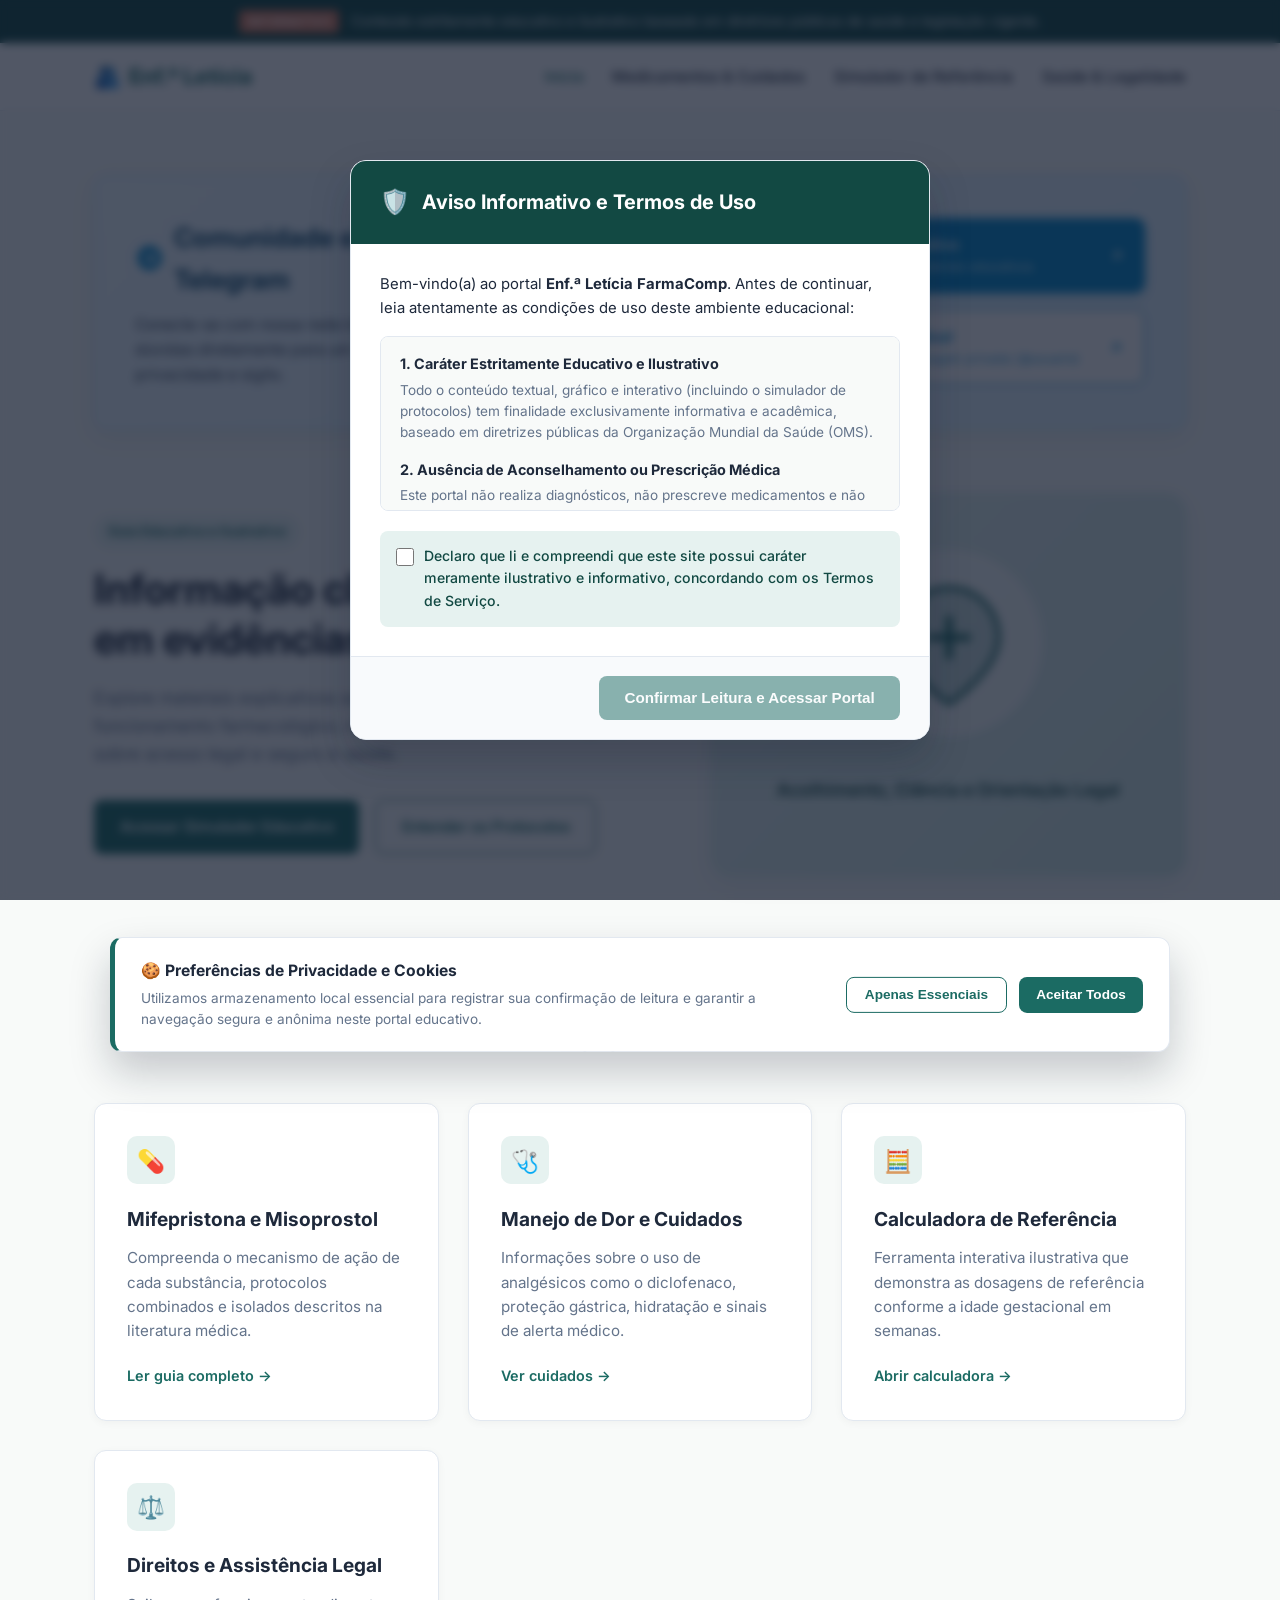
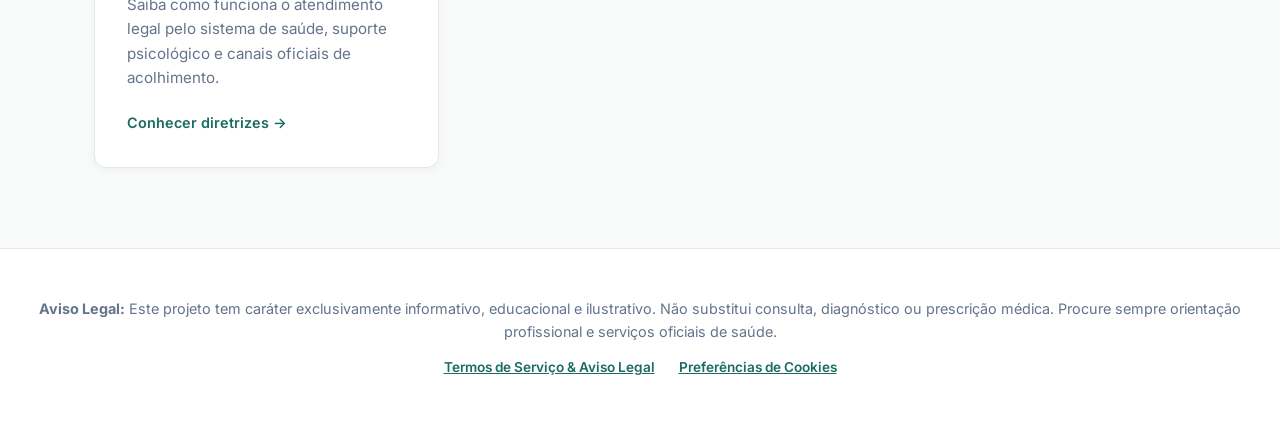
<file: index.html>
<!DOCTYPE html>
<html lang="pt-BR">
<head>
  <meta charset="UTF-8">
  <meta name="viewport" content="width=device-width, initial-scale=1.0">
  <title>Enf.ª Letícia — Saúde Reprodutiva e Informação Segura</title>
  <link rel="preconnect" href="https://fonts.googleapis.com">
  <link href="https://fonts.googleapis.com/css2?family=Inter:wght@400;500;600;700&display=swap" rel="stylesheet">
  <link rel="stylesheet" href="style.css">
</head>
<body>

  <!-- Aviso de Propósito Educativo -->
  <div class="disclaimer-bar">
    <span class="disclaimer-badge">Informativo</span>
    <span>Conteúdo estritamente educativo e ilustrativo baseado em diretrizes públicas de saúde e legislação vigente.</span>
  </div>

  <!-- Cabeçalho -->
  <header>
    <div class="nav-container">
      <a href="index.html" class="logo">
        <span>🫂</span> Enf.ª Letícia
      </a>
      <button class="mobile-menu-btn" aria-label="Abrir menu">☰</button>
      <nav>
        <ul class="nav-links">
          <li><a href="index.html" class="active">Início</a></li>
          <li><a href="protocolos.html">Medicamentos & Cuidados</a></li>
          <li><a href="calculadora.html">Simulador de Referência</a></li>
          <li><a href="saude-legalidade.html">Saúde & Legalidade</a></li>
        </ul>
      </nav>
    </div>
  </header>

  <!-- Seção Principal -->
  <main>

    <!-- Seção de Comunidade e Apoio no Telegram -->
    <section class="section-container">
      <div class="telegram-banner">
        <div class="telegram-info">
          <h2>
            <svg width="30" height="30" viewBox="0 0 24 24" fill="#0088cc" xmlns="http://www.w3.org/2000/svg">
              <path d="M12 2C6.48 2 2 6.48 2 12C2 17.52 6.48 22 12 22C17.52 22 22 17.52 22 12C22 6.48 17.52 2 12 2ZM16.64 8.8C16.49 10.38 15.84 14.22 15.51 15.99C15.37 16.74 15.09 16.99 14.83 17.02C14.25 17.07 13.81 16.64 13.25 16.27C12.37 15.69 11.87 15.33 11.02 14.77C10.03 14.12 10.67 13.76 11.24 13.18C11.39 13.03 13.95 10.7 14 10.49C14.0069 10.4582 14.006 10.4252 13.9973 10.3938C13.9886 10.3624 13.9724 10.3337 13.95 10.31C13.89 10.26 13.81 10.28 13.74 10.29C13.65 10.31 12.25 11.24 9.52 13.08C9.12 13.35 8.76 13.49 8.44 13.48C8.08 13.47 7.4 13.28 6.89 13.11C6.26 12.91 5.77 12.8 5.81 12.45C5.83 12.27 6.08 12.09 6.55 11.9C9.47 10.63 11.41 9.79 12.38 9.39C15.16 8.23 15.73 8.03 16.11 8.03C16.19 8.03 16.38 8.05 16.5 8.15C16.6 8.23 16.63 8.34 16.64 8.42C16.63 8.48 16.65 8.66 16.64 8.8Z"/>
            </svg>
            Comunidade e Acolhimento no Telegram
          </h2>
          <p>
            Conecte-se com nossa rede informativa de apoio mútuo ou envie suas dúvidas diretamente para um voluntário de acolhimento com total privacidade e sigilo.
          </p>
        </div>

        <div class="telegram-buttons">
          <!-- Link para o Grupo de Apoio -->
          <a href="https://t.me/Cytotec_aborto_Seguro" target="_blank" rel="noopener noreferrer" class="btn-telegram">
            <span class="btn-telegram-left">
              <svg width="24" height="24" viewBox="0 0 24 24" fill="currentColor">
                <path d="M12 2C6.48 2 2 6.48 2 12C2 17.52 6.48 22 12 22C17.52 22 22 17.52 22 12C22 6.48 17.52 2 12 2ZM16.64 8.8C16.49 10.38 15.84 14.22 15.51 15.99C15.37 16.74 15.09 16.99 14.83 17.02C14.25 17.07 13.81 16.64 13.25 16.27C12.37 15.69 11.87 15.33 11.02 14.77C10.03 14.12 10.67 13.76 11.24 13.18C11.39 13.03 13.95 10.7 14 10.49C14.0069 10.4582 14.006 10.4252 13.9973 10.3938C13.9886 10.3624 13.9724 10.3337 13.95 10.31C13.89 10.26 13.81 10.28 13.74 10.29C13.65 10.31 12.25 11.24 9.52 13.08C9.12 13.35 8.76 13.49 8.44 13.48C8.08 13.47 7.4 13.28 6.89 13.11C6.26 12.91 5.77 12.8 5.81 12.45C5.83 12.27 6.08 12.09 6.55 11.9C9.47 10.63 11.41 9.79 12.38 9.39C15.16 8.23 15.73 8.03 16.11 8.03C16.19 8.03 16.38 8.05 16.5 8.15C16.6 8.23 16.63 8.34 16.64 8.42C16.63 8.48 16.65 8.66 16.64 8.8Z"/>
              </svg>
              <span class="btn-telegram-text">
                <span>Grupo de Apoio Informativo</span>
                <small>Comunidade moderada e materiais educativos</small>
              </span>
            </span>
            <span>↗</span>
          </a>

          <!-- Link para o Usuário Direto de Apoio -->
          <a href="https://t.me/leticiafarmacomp" target="_blank" rel="noopener noreferrer" class="btn-telegram secondary">
            <span class="btn-telegram-left">
              <svg width="24" height="24" viewBox="0 0 24 24" fill="currentColor">
                <path d="M12 12C14.21 12 16 10.21 16 8C16 5.79 14.21 4 12 4C9.79 4 8 5.79 8 8C8 10.21 9.79 12 12 12ZM12 14C9.33 14 4 15.34 4 18V20H20V18C20 15.34 14.67 14 12 14Z"/>
              </svg>
              <span class="btn-telegram-text">
                <span>Falar com Apoio Individual</span>
                <small>Atendimento direto via mensagem privada (@usuario)</small>
              </span>
            </span>
            <span>↗</span>
          </a>
        </div>
      </div>
    </section>


    <section class="hero">
      <div class="hero-content">
        <span class="hero-tag">Guia Educativo e Ilustrativo</span>
        <h1>Informação clara, baseada em evidências e dentro da lei.</h1>
        <p>
          Explore materiais explicativos sobre protocolos clínicos de referência, funcionamento farmacológico, manejo de sintomas e orientações sobre acesso legal e seguro à saúde.
        </p>
        <div class="hero-actions">
          <a href="calculadora.html" class="btn btn-primary">Acessar Simulador Educativo</a>
          <a href="protocolos.html" class="btn btn-outline">Entender os Protocolos</a>
        </div>
      </div>

      <div class="hero-visual">
        <svg width="220" height="220" viewBox="0 0 200 200" fill="none" xmlns="http://www.w3.org/2000/svg">
          <circle cx="100" cy="100" r="85" fill="#ffffff" fill-opacity="0.7"/>
          <path d="M100 50C75 50 55 70 55 95C55 125 100 155 100 155C100 155 145 125 145 95C145 70 125 50 100 50Z" fill="#1b6b63" fill-opacity="0.2" stroke="#1b6b63" stroke-width="4"/>
          <path d="M100 78V112M83 95H117" stroke="#1b6b63" stroke-width="6" stroke-linecap="round"/>
        </svg>
        <p style="margin-top: 1rem; font-weight: 600; color: var(--primary-dark);">
          Acolhimento, Ciência e Orientação Legal
        </p>
      </div>
    </section>

    <!-- Cards de Navegação -->
    <section class="section-container">
      <div class="section-header">
        <h2>O que você encontra neste portal</h2>
        <p>Navegue pelas seções estruturadas para esclarecer dúvidas técnicas e legais com linguagem acessível.</p>
      </div>

      <div class="cards-grid">
        <article class="card">
          <div class="card-icon">💊</div>
          <h3>Mifepristona e Misoprostol</h3>
          <p>Compreenda o mecanismo de ação de cada substância, protocolos combinados e isolados descritos na literatura médica.</p>
          <a href="protocolos.html" class="card-link">Ler guia completo →</a>
        </article>

        <article class="card">
          <div class="card-icon">🩺</div>
          <h3>Manejo de Dor e Cuidados</h3>
          <p>Informações sobre o uso de analgésicos como o diclofenaco, proteção gástrica, hidratação e sinais de alerta médico.</p>
          <a href="protocolos.html#cuidados" class="card-link">Ver cuidados →</a>
        </article>

        <article class="card">
          <div class="card-icon">🧮</div>
          <h3>Calculadora de Referência</h3>
          <p>Ferramenta interativa ilustrativa que demonstra as dosagens de referência conforme a idade gestacional em semanas.</p>
          <a href="calculadora.html" class="card-link">Abrir calculadora →</a>
        </article>

        <article class="card">
          <div class="card-icon">⚖️</div>
          <h3>Direitos e Assistência Legal</h3>
          <p>Saiba como funciona o atendimento legal pelo sistema de saúde, suporte psicológico e canais oficiais de acolhimento.</p>
          <a href="saude-legalidade.html" class="card-link">Conhecer diretrizes →</a>
        </article>
      </div>
    </section>
  </main>

  <footer>
    <p><strong>Aviso Legal:</strong> Este projeto tem caráter exclusivamente informativo, educacional e ilustrativo. Não substitui consulta, diagnóstico ou prescrição médica. Procure sempre orientação profissional e serviços oficiais de saúde.</p>
    <div class="footer-links">
      <button type="button" data-open-terms>Termos de Serviço & Aviso Legal</button>
      <button type="button" data-open-cookies>Preferências de Cookies</button>
    </div>
  </footer>

  <script src="app.js"></script>
</body>
</html>
</file>
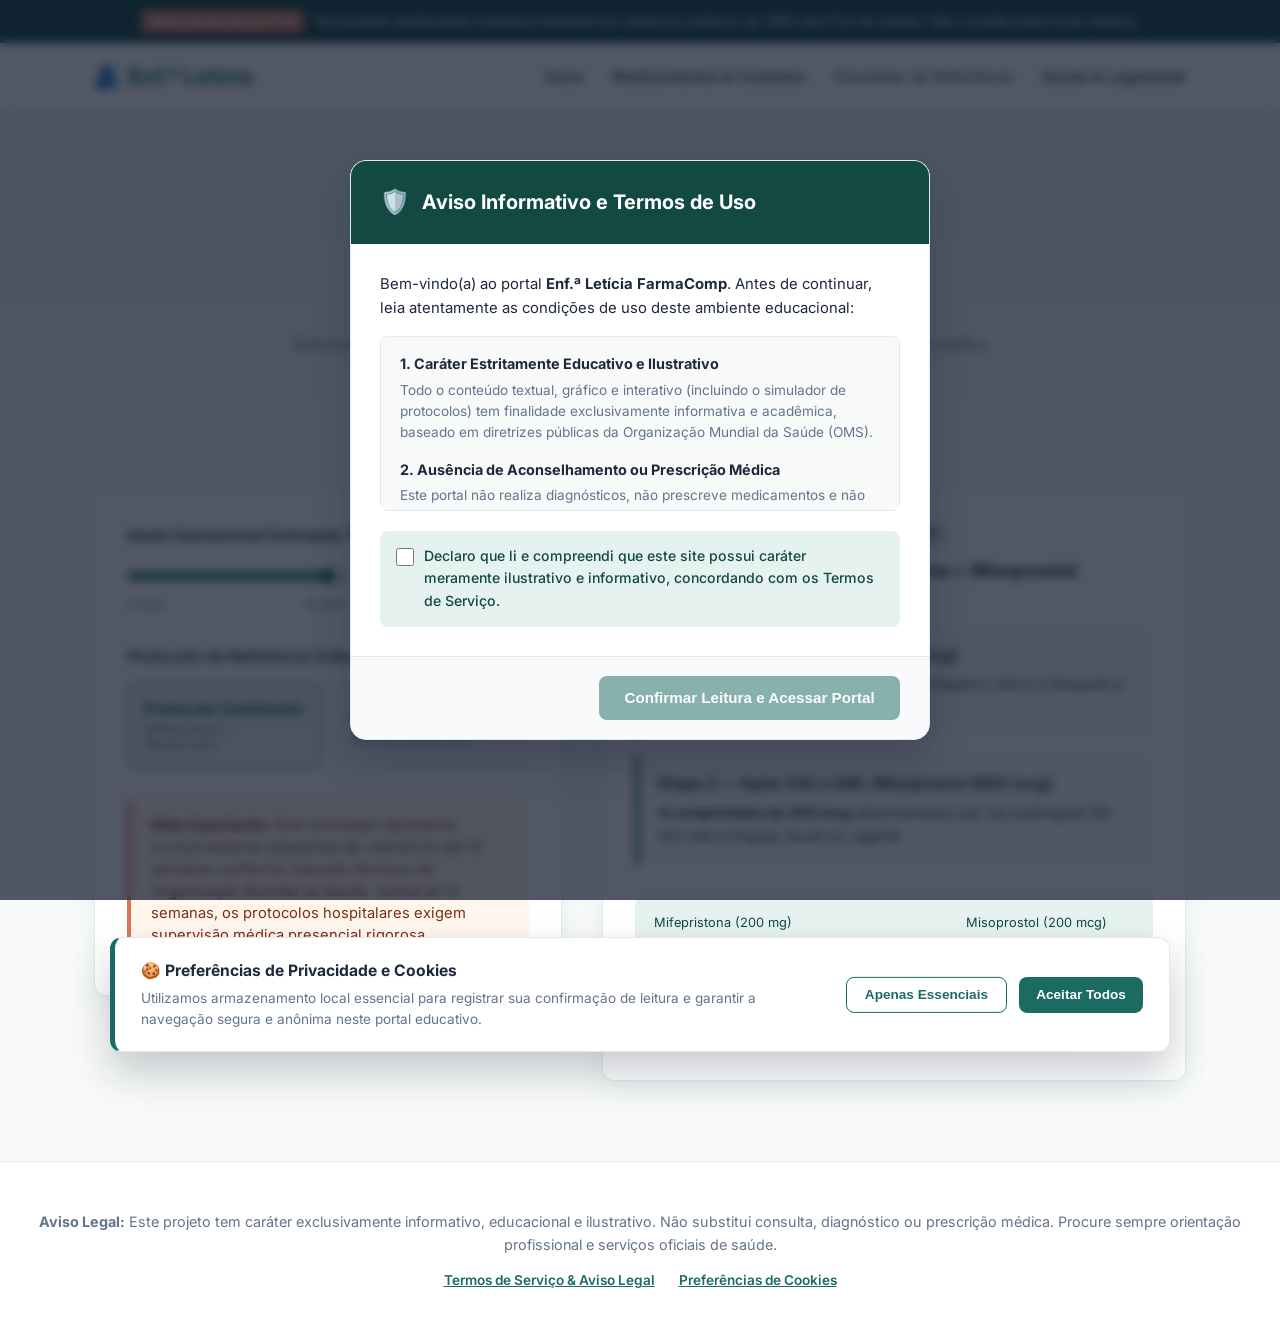
<file: calculadora.html>
<!DOCTYPE html>
<html lang="pt-BR">
<head>
  <meta charset="UTF-8">
  <meta name="viewport" content="width=device-width, initial-scale=1.0">
  <title>Simulador Educativo — Enf.ª Letícia FarmaComp</title>
  <link rel="preconnect" href="https://fonts.googleapis.com">
  <link href="https://fonts.googleapis.com/css2?family=Inter:wght@400;500;600;700&display=swap" rel="stylesheet">
  <link rel="stylesheet" href="style.css">
</head>
<body>

  <!-- Aviso de Propósito Educativo -->
  <div class="disclaimer-bar">
    <span class="disclaimer-badge">Simulador Educativo</span>
    <span>Ferramenta estritamente ilustrativa baseada em diretrizes públicas da OMS para fins de estudo. Não constitui prescrição médica.</span>
  </div>

  <!-- Cabeçalho -->
  <header>
    <div class="nav-container">
      <a href="index.html" class="logo">
        <span>🫂</span> Enf.ª Letícia
      </a>
      <button class="mobile-menu-btn" aria-label="Abrir menu">☰</button>
      <nav>
        <ul class="nav-links">
          <li><a href="index.html">Início</a></li>
          <li><a href="protocolos.html">Medicamentos & Cuidados</a></li>
          <li><a href="calculadora.html" class="active">Simulador de Referência</a></li>
          <li><a href="saude-legalidade.html">Saúde & Legalidade</a></li>
        </ul>
      </nav>
    </div>
  </header>

  <main>
    <section class="page-header">
      <div class="section-container" style="margin-bottom: 1rem;">
        <span class="hero-tag">Referência Clínica OMS</span>
        <h1>Simulador Educativo de Protocolos</h1>
        <p style="color: var(--text-muted); max-width: 720px; margin: 0.8rem auto 0;">
          Selecione a idade gestacional em semanas e o tipo de protocolo descrito na literatura médica para visualizar como são estruturadas as doses de referência.
        </p>
      </div>
    </section>

    <section class="section-container">
      <div class="calculator-container">
        <!-- Painel de Controles -->
        <div class="calc-controls">
          <div class="control-group">
            <label for="weeks-range">
              Idade Gestacional Estimada: <strong id="weeks-display" class="highlight-value">8 semanas</strong>
            </label>
            <input type="range" id="weeks-range" min="4" max="12" value="8" class="range-slider">
            <div class="range-labels">
              <span>4 sem</span>
              <span>8 sem</span>
              <span>12 sem</span>
            </div>
          </div>

          <div class="control-group">
            <label>Protocolo de Referência (Literatura OMS):</label>
            <div class="protocol-selector">
              <button type="button" class="proto-btn active" data-protocol="combinado">
                <strong>Protocolo Combinado</strong>
                <span>Mifepristona + Misoprostol</span>
              </button>
              <button type="button" class="proto-btn" data-protocol="isolado">
                <strong>Protocolo Isolado</strong>
                <span>Apenas Misoprostol</span>
              </button>
            </div>
          </div>

          <div class="alert-box info" style="margin-top: 1.5rem; margin-bottom: 0;">
            <strong>Nota Importante:</strong> Este simulador apresenta exclusivamente esquemas de referência até 12 semanas conforme manuais técnicos da Organização Mundial da Saúde. Acima de 12 semanas, os protocolos hospitalares exigem supervisão médica presencial rigorosa.
          </div>
        </div>

        <!-- Painel de Resultados Dinâmicos -->
        <div class="calc-result" id="calc-result-box">
          <div class="result-header">
            <span class="result-badge" id="result-tag">Até 12 Semanas • Combinado</span>
            <h3 id="result-title">Esquema Combinado de Referência</h3>
          </div>

          <div class="timeline-steps" id="result-steps">
            <!-- Preenchido dinamicamente via JavaScript -->
          </div>

          <div class="pill-summary" id="pill-summary">
            <!-- Resumo visual de comprimidos -->
          </div>
        </div>
      </div>
    </section>
  </main>

  <footer>
    <p><strong>Aviso Legal:</strong> Este projeto tem caráter exclusivamente informativo, educacional e ilustrativo. Não substitui consulta, diagnóstico ou prescrição médica. Procure sempre orientação profissional e serviços oficiais de saúde.</p>
    <div class="footer-links">
      <button type="button" data-open-terms>Termos de Serviço & Aviso Legal</button>
      <button type="button" data-open-cookies>Preferências de Cookies</button>
    </div>
  </footer>

  <script src="app.js"></script>
</body>
</html>
</file>
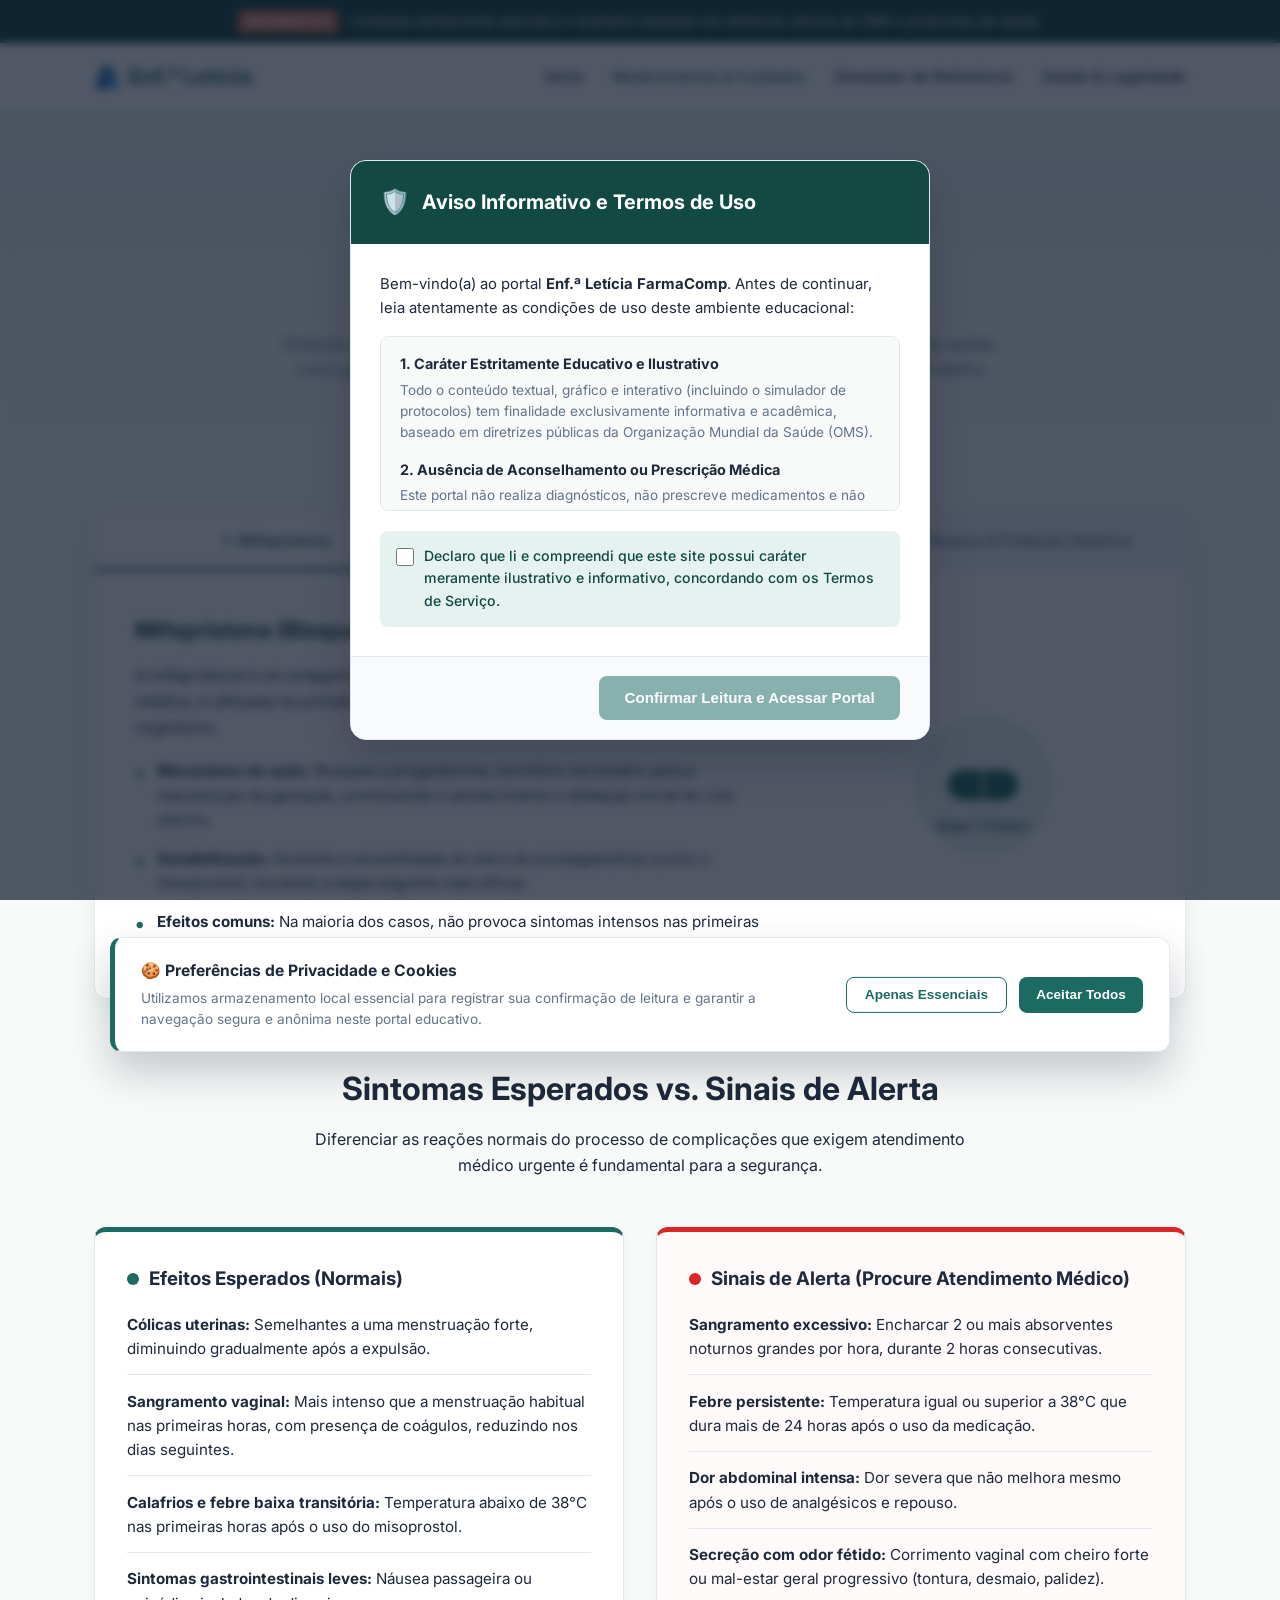
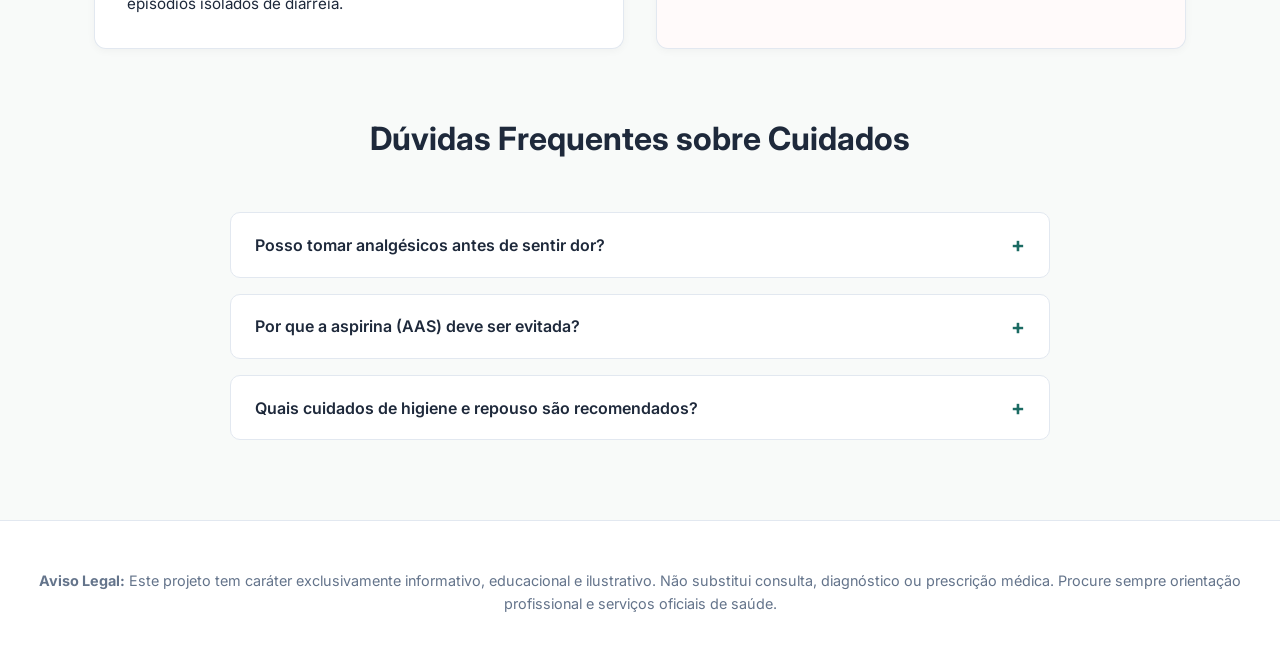
<file: protocolos.html>
<!DOCTYPE html>
<html lang="pt-BR">
<head>
  <meta charset="UTF-8">
  <meta name="viewport" content="width=device-width, initial-scale=1.0">
  <title>Medicamentos & Cuidados — Enf.ª Letícia FarmaComp</title>
  <link rel="preconnect" href="https://fonts.googleapis.com">
  <link href="https://fonts.googleapis.com/css2?family=Inter:wght@400;500;600;700&display=swap" rel="stylesheet">
  <link rel="stylesheet" href="style.css">
</head>
<body>

  <!-- Aviso de Propósito Educativo -->
  <div class="disclaimer-bar">
    <span class="disclaimer-badge">Informativo</span>
    <span>Conteúdo estritamente educativo e ilustrativo baseado em diretrizes clínicas da OMS e protocolos de saúde.</span>
  </div>

  <!-- Cabeçalho -->
  <header>
    <div class="nav-container">
      <a href="index.html" class="logo">
        <span>🫂</span> Enf.ª Letícia
      </a>
      <nav>
        <ul class="nav-links">
          <li><a href="index.html">Início</a></li>
          <li><a href="protocolos.html" class="active">Medicamentos & Cuidados</a></li>
          <li><a href="calculadora.html">Simulador de Referência</a></li>
          <li><a href="saude-legalidade.html">Saúde & Legalidade</a></li>
        </ul>
      </nav>
    </div>
  </header>

  <main>
    <!-- Cabeçalho da Página -->
    <section class="page-header">
      <div class="section-container" style="margin-bottom: 1rem;">
        <span class="hero-tag">Farmacologia & Manejo Clínico</span>
        <h1>Protocolos, Medicamentos e Suporte</h1>
        <p style="color: var(--text-muted); max-width: 720px; margin: 0.8rem auto 0;">
          Entenda como atuam os medicamentos recomendados pelas diretrizes internacionais de saúde, como gerenciar o desconforto físico com segurança e quais sinais exigem avaliação médica imediata.
        </p>
      </div>
    </section>

    <!-- Seção 1: Abas Interativas dos Medicamentos -->
    <section class="section-container">
      <div class="tabs-wrapper">
        <div class="tabs-header" role="tablist">
          <button class="tab-btn active" data-tab="mifepristona">1. Mifepristona</button>
          <button class="tab-btn" data-tab="misoprostol">2. Misoprostol</button>
          <button class="tab-btn" data-tab="diclofenaco">3. Diclofenaco & Proteção Gástrica</button>
        </div>

        <!-- Aba 1: Mifepristona -->
        <div class="tab-content active" id="tab-mifepristona">
          <div class="med-grid">
            <div>
              <h3>Mifepristona (Bloqueador de Progesterona)</h3>
              <p>
                A mifepristona é um antagonista dos receptores de progesterona. Na literatura médica, é utilizada na primeira etapa do protocolo combinado para preparar o organismo.
              </p>
              <ul class="info-list">
                <li><strong>Mecanismo de ação:</strong> Bloqueia a progesterona, hormônio necessário para a manutenção da gestação, promovendo o amolecimento e dilatação inicial do colo uterino.</li>
                <li><strong>Sensibilização:</strong> Aumenta a sensibilidade do útero às prostaglandinas (como o misoprostol), tornando a etapa seguinte mais eficaz.</li>
                <li><strong>Efeitos comuns:</strong> Na maioria dos casos, não provoca sintomas intensos nas primeiras 24h a 48h, podendo ocorrer sangramento leve ou náusea discreta.</li>
              </ul>
            </div>
            <div class="med-illustration">
              <svg width="160" height="160" viewBox="0 0 160 160" fill="none">
                <circle cx="80" cy="80" r="70" fill="#e6f2f0"/>
                <rect x="45" y="65" width="70" height="30" rx="15" fill="#1b6b63"/>
                <line x1="80" y1="65" x2="80" y2="95" stroke="#ffffff" stroke-width="2"/>
                <text x="80" y="125" text-anchor="middle" fill="#124943" font-size="12" font-weight="600">Etapa 1: Preparo</text>
              </svg>
            </div>
          </div>
        </div>

        <!-- Aba 2: Misoprostol -->
        <div class="tab-content" id="tab-misoprostol">
          <div class="med-grid">
            <div>
              <h3>Misoprostol (Análogo de Prostaglandina E1)</h3>
              <p>
                O misoprostol é utilizado tanto em sequência à mifepristona (protocolo combinado) quanto de forma isolada quando a mifepristona não está disponível.
              </p>
              <ul class="info-list">
                <li><strong>Mecanismo de ação:</strong> Estimula contrações da musculatura lisa uterina e promove o amadurecimento cervical para o esvaziamento uterino.</li>
                <li><strong>Vias de administração estudadas:</strong> Os protocolos clínicos descrevem administração sublingual (debaixo da língua por 30 minutos), bucal (entre a bochecha e a gengiva) ou vaginal.</li>
                <li><strong>Efeitos esperados:</strong> Cólicas uterinas de intensidade moderada a forte e sangramento com coágulos, que costumam iniciar entre 1 e 4 horas após a administração.</li>
              </ul>
            </div>
            <div class="med-illustration">
              <svg width="160" height="160" viewBox="0 0 160 160" fill="none">
                <circle cx="80" cy="80" r="70" fill="#e6f2f0"/>
                <polygon points="80,40 115,60 115,100 80,120 45,100 45,60" fill="#1b6b63" fill-opacity="0.85"/>
                <text x="80" y="84" text-anchor="middle" fill="#ffffff" font-size="11" font-weight="600">200 mcg</text>
                <text x="80" y="138" text-anchor="middle" fill="#124943" font-size="12" font-weight="600">Etapa 2: Ação Uterina</text>
              </svg>
            </div>
          </div>
        </div>

        <!-- Aba 3: Diclofenaco e Cuidados Gástricos -->
        <div class="tab-content" id="tab-diclofenaco">
          <div class="med-grid">
            <div>
              <h3>Diclofenaco, Controle da Dor e Cuidados Gástricos</h3>
              <p>
                O manejo adequado da dor é parte essencial dos protocolos de saúde. Anti-inflamatórios não esteroidais (AINEs), como o <strong>ibuprofeno</strong> e o <strong>diclofenaco</strong>, são amplamente estudados para aliviar cólicas uterinas sem interferir na eficácia do misoprostol.
              </p>
              <div class="alert-box info">
                <strong>Atenção à Saúde Gástrica:</strong> O diclofenaco é um anti-inflamatório potente para cólicas, mas <em>não é um protetor estomacal</em> — pelo contrário, AINEs podem causar irritação gástrica, azia ou dor no estômago.
              </div>
              <ul class="info-list">
                <li><strong>Como proteger o estômago:</strong> Recomenda-se ingerir anti-inflamatórios sempre após uma refeição leve e, quando indicado por profissional de saúde, associar um protetor gástrico (como <em>omeprazol</em> ou <em>pantoprazol</em>).</li>
                <li><strong>Efeitos gastrointestinais do Misoprostol:</strong> O próprio misoprostol pode causar náuseas, vômitos ou diarreia transitória. Antieméticos (como ondansetrona ou dimenidrinato) são frequentemente citados em protocolos de suporte.</li>
                <li><strong>Contraindicações:</strong> Pessoas com histórico de úlcera gástrica, gastrite severa, alergia a AINEs ou problemas renais devem evitar diclofenaco e consultar um médico.</li>
              </ul>
            </div>
            <div class="med-illustration">
              <svg width="160" height="160" viewBox="0 0 160 160" fill="none">
                <circle cx="80" cy="80" r="70" fill="#fdf2ee"/>
                <path d="M80 45C62 45 50 58 50 75C50 98 80 120 80 120C80 120 110 98 110 75C110 58 98 45 80 45Z" fill="#d97757" fill-opacity="0.25" stroke="#d97757" stroke-width="3"/>
                <text x="80" y="82" text-anchor="middle" fill="#b45334" font-size="12" font-weight="700">Alívio & Cuidado</text>
              </svg>
            </div>
          </div>
        </div>
      </div>
    </section>

    <!-- Seção 2: Efeitos Esperados vs. Sinais de Alerta -->
    <section class="section-container" id="cuidados">
      <div class="section-header">
        <h2>Sintomas Esperados vs. Sinais de Alerta</h2>
        <p>Diferenciar as reações normais do processo de complicações que exigem atendimento médico urgente é fundamental para a segurança.</p>
      </div>

      <div class="comparison-grid">
        <!-- Coluna Verde: Esperado -->
        <div class="status-card expected">
          <div class="status-header">
            <span class="status-dot green"></span>
            <h3>Efeitos Esperados (Normais)</h3>
          </div>
          <ul>
            <li><strong>Cólicas uterinas:</strong> Semelhantes a uma menstruação forte, diminuindo gradualmente após a expulsão.</li>
            <li><strong>Sangramento vaginal:</strong> Mais intenso que a menstruação habitual nas primeiras horas, com presença de coágulos, reduzindo nos dias seguintes.</li>
            <li><strong>Calafrios e febre baixa transitória:</strong> Temperatura abaixo de 38°C nas primeiras horas após o uso do misoprostol.</li>
            <li><strong>Sintomas gastrointestinais leves:</strong> Náusea passageira ou episódios isolados de diarreia.</li>
          </ul>
        </div>

        <!-- Coluna Coral/Vermelha: Alerta -->
        <div class="status-card warning">
          <div class="status-header">
            <span class="status-dot red"></span>
            <h3>Sinais de Alerta (Procure Atendimento Médico)</h3>
          </div>
          <ul>
            <li><strong>Sangramento excessivo:</strong> Encharcar 2 ou mais absorventes noturnos grandes por hora, durante 2 horas consecutivas.</li>
            <li><strong>Febre persistente:</strong> Temperatura igual ou superior a 38°C que dura mais de 24 horas após o uso da medicação.</li>
            <li><strong>Dor abdominal intensa:</strong> Dor severa que não melhora mesmo após o uso de analgésicos e repouso.</li>
            <li><strong>Secreção com odor fétido:</strong> Corrimento vaginal com cheiro forte ou mal-estar geral progressivo (tontura, desmaio, palidez).</li>
          </ul>
        </div>
      </div>
    </section>

    <!-- Seção 3: Perguntas Frequentes (Acordeão Interativo) -->
    <section class="section-container">
      <div class="section-header">
        <h2>Dúvidas Frequentes sobre Cuidados</h2>
      </div>

      <div class="accordion">
        <div class="accordion-item">
          <button class="accordion-header">
            <span>Posso tomar analgésicos antes de sentir dor?</span>
            <span class="accordion-icon">+</span>
          </button>
          <div class="accordion-body">
            <p>Protocolos clínicos da OMS apontam que o uso profilático de analgésicos anti-inflamatórios (como ibuprofeno ou diclofenaco, sempre após alimentação) cerca de 30 a 60 minutos antes do misoprostol ajuda a reduzir significativamente o pico de dor das cólicas.</p>
          </div>
        </div>

        <div class="accordion-item">
          <button class="accordion-header">
            <span>Por que a aspirina (AAS) deve ser evitada?</span>
            <span class="accordion-icon">+</span>
          </button>
          <div class="accordion-body">
            <p>O ácido acetilsalicílico (aspirina) afeta a agregação plaquetária e a coagulação sanguínea, podendo aumentar o volume do sangramento. Por isso, diretrizes médicas recomendam outros analgésicos, como ibuprofeno, diclofenaco ou paracetamol.</p>
          </div>
        </div>

        <div class="accordion-item">
          <button class="accordion-header">
            <span>Quais cuidados de higiene e repouso são recomendados?</span>
            <span class="accordion-icon">+</span>
          </button>
          <div class="accordion-body">
            <p>Durante o sangramento, recomenda-se usar apenas absorventes externos (evitando absorventes internos ou coletores menstruais nos primeiros dias para prevenir infecções), manter boa hidratação, alimentação leve e evitar esforços físicos intensos.</p>
          </div>
        </div>
      </div>
    </section>
  </main>

  <footer>
    <p><strong>Aviso Legal:</strong> Este projeto tem caráter exclusivamente informativo, educacional e ilustrativo. Não substitui consulta, diagnóstico ou prescrição médica. Procure sempre orientação profissional e serviços oficiais de saúde.</p>
  </footer>

  <script src="app.js"></script>
</body>
</html>
</file>
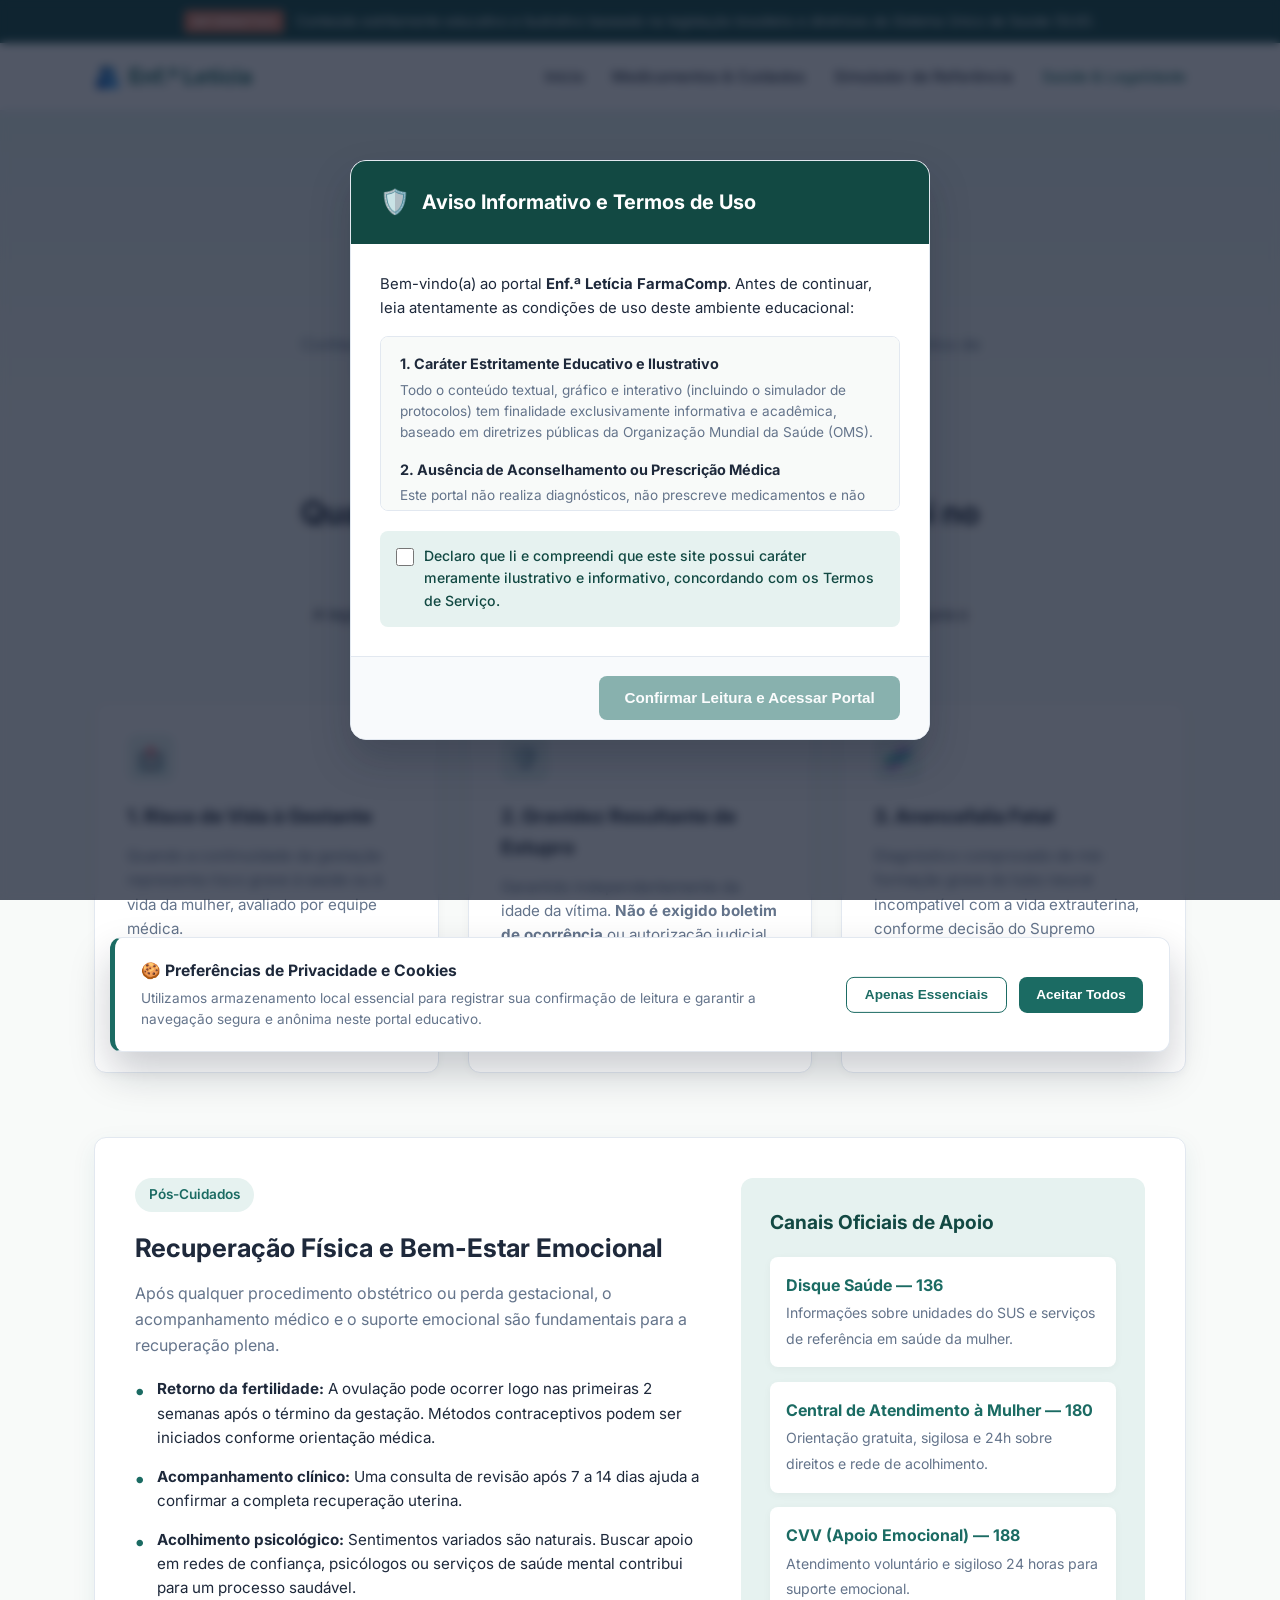
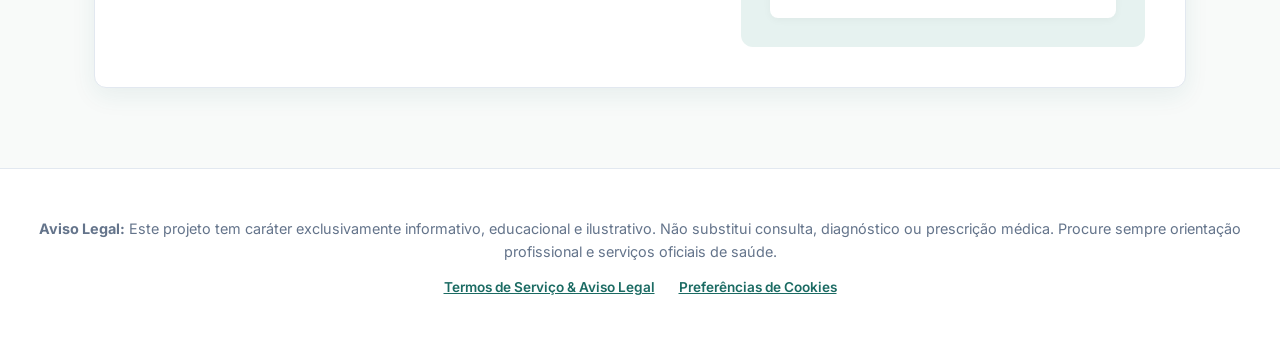
<file: saude-legalidade.html>
<!DOCTYPE html>
<html lang="pt-BR">
<head>
  <meta charset="UTF-8">
  <meta name="viewport" content="width=device-width, initial-scale=1.0">
  <title>Saúde & Legalidade — Enf.ª Letícia FarmaComp</title>
  <link rel="preconnect" href="https://fonts.googleapis.com">
  <link href="https://fonts.googleapis.com/css2?family=Inter:wght@400;500;600;700&display=swap" rel="stylesheet">
  <link rel="stylesheet" href="style.css">
</head>
<body>

  <!-- Aviso de Propósito Educativo -->
  <div class="disclaimer-bar">
    <span class="disclaimer-badge">Informativo</span>
    <span>Conteúdo estritamente educativo e ilustrativo baseado na legislação brasileira e diretrizes do Sistema Único de Saúde (SUS).</span>
  </div>

  <!-- Cabeçalho -->
  <header>
    <div class="nav-container">
      <a href="index.html" class="logo">
        <span>🫂</span> Enf.ª Letícia
      </a>
      <button class="mobile-menu-btn" aria-label="Abrir menu">☰</button>
      <nav>
        <ul class="nav-links">
          <li><a href="index.html">Início</a></li>
          <li><a href="protocolos.html">Medicamentos & Cuidados</a></li>
          <li><a href="calculadora.html">Simulador de Referência</a></li>
          <li><a href="saude-legalidade.html" class="active">Saúde & Legalidade</a></li>
        </ul>
      </nav>
    </div>
  </header>

  <main>
    <section class="page-header">
      <div class="section-container" style="margin-bottom: 1rem;">
        <span class="hero-tag">Direitos, Acolhimento e Recuperação</span>
        <h1>Saúde Integral e Enquadramento Legal</h1>
        <p style="color: var(--text-muted); max-width: 720px; margin: 0.8rem auto 0;">
          Conheça os casos previstos em lei para o acesso seguro e gratuito pelo sistema público de saúde, além dos cuidados essenciais para a recuperação física e emocional.
        </p>
      </div>
    </section>

    <!-- Seção 1: Enquadramento Legal no Brasil -->
    <section class="section-container">
      <div class="section-header">
        <h2>Quando o procedimento é garantido por lei no Brasil?</h2>
        <p>A legislação brasileira (Código Penal, Art. 128 e decisão do STF na ADPF 54) assegura o direito ao aborto legal e gratuito pelo SUS em três situações específicas:</p>
      </div>

      <div class="cards-grid">
        <article class="card">
          <div class="card-icon">🏥</div>
          <h3>1. Risco de Vida à Gestante</h3>
          <p>Quando a continuidade da gestação representa risco grave à saúde ou à vida da mulher, avaliado por equipe médica.</p>
        </article>

        <article class="card">
          <div class="card-icon">🛡️</div>
          <h3>2. Gravidez Resultante de Estupro</h3>
          <p>Garantido independentemente da idade da vítima. <strong>Não é exigido boletim de ocorrência</strong> ou autorização judicial para o atendimento no SUS; a palavra da paciente basta para o acolhimento médico.</p>
        </article>

        <article class="card">
          <div class="card-icon">🧬</div>
          <h3>3. Anencefalia Fetal</h3>
          <p>Diagnóstico comprovado de má-formação grave do tubo neural incompatível com a vida extrauterina, conforme decisão do Supremo Tribunal Federal.</p>
        </article>
      </div>
    </section>

    <!-- Seção 2: Recuperação e Saúde Emocional -->
    <section class="section-container">
      <div class="recovery-banner">
        <div class="recovery-text">
          <span class="hero-tag">Pós-Cuidados</span>
          <h2>Recuperação Física e Bem-Estar Emocional</h2>
          <p>
            Após qualquer procedimento obstétrico ou perda gestacional, o acompanhamento médico e o suporte emocional são fundamentais para a recuperação plena.
          </p>
          <ul class="info-list">
            <li><strong>Retorno da fertilidade:</strong> A ovulação pode ocorrer logo nas primeiras 2 semanas após o término da gestação. Métodos contraceptivos podem ser iniciados conforme orientação médica.</li>
            <li><strong>Acompanhamento clínico:</strong> Uma consulta de revisão após 7 a 14 dias ajuda a confirmar a completa recuperação uterina.</li>
            <li><strong>Acolhimento psicológico:</strong> Sentimentos variados são naturais. Buscar apoio em redes de confiança, psicólogos ou serviços de saúde mental contribui para um processo saudável.</li>
          </ul>
        </div>
        <div class="recovery-channels">
          <h3>Canais Oficiais de Apoio</h3>
          <div class="channel-item">
            <strong>Disque Saúde — 136</strong>
            <span>Informações sobre unidades do SUS e serviços de referência em saúde da mulher.</span>
          </div>
          <div class="channel-item">
            <strong>Central de Atendimento à Mulher — 180</strong>
            <span>Orientação gratuita, sigilosa e 24h sobre direitos e rede de acolhimento.</span>
          </div>
          <div class="channel-item">
            <strong>CVV (Apoio Emocional) — 188</strong>
            <span>Atendimento voluntário e sigiloso 24 horas para suporte emocional.</span>
          </div>
        </div>
      </div>
    </section>
  </main>

  <footer>
    <p><strong>Aviso Legal:</strong> Este projeto tem caráter exclusivamente informativo, educacional e ilustrativo. Não substitui consulta, diagnóstico ou prescrição médica. Procure sempre orientação profissional e serviços oficiais de saúde.</p>
    <div class="footer-links">
      <button type="button" data-open-terms>Termos de Serviço & Aviso Legal</button>
      <button type="button" data-open-cookies>Preferências de Cookies</button>
    </div>
  </footer>

  <script src="app.js"></script>
</body>
</html>
</file>
<file: style.css>
:root {
  --primary: #1b6b63;
  --primary-light: #e6f2f0;
  --primary-dark: #124943;
  --accent: #d97757;
  --bg-body: #f8faf9;
  --bg-card: #ffffff;
  --text-main: #1e293b;
  --text-muted: #64748b;
  --border-color: #e2e8f0;
  --shadow-sm: 0 2px 8px rgba(0, 0, 0, 0.04);
  --shadow-md: 0 8px 24px rgba(27, 107, 99, 0.08);
  --shadow-lg: 0 20px 40px rgba(15, 23, 42, 0.22);
  --radius: 12px;
  --transition: all 0.3s cubic-bezier(0.25, 0.8, 0.25, 1);
}

* {
  margin: 0;
  padding: 0;
  box-sizing: border-box;
}

body {
  font-family: 'Inter', -apple-system, BlinkMacSystemFont, sans-serif;
  background-color: var(--bg-body);
  color: var(--text-main);
  line-height: 1.6;
  overflow-x: hidden;
}

body.modal-open {
  overflow: hidden;
}

/* Barra de Aviso Informativo */
.disclaimer-bar {
  background-color: var(--primary-dark);
  color: #ffffff;
  font-size: 0.85rem;
  padding: 10px 20px;
  text-align: center;
  display: flex;
  justify-content: center;
  align-items: center;
  gap: 12px;
}

.disclaimer-badge {
  background-color: var(--accent);
  padding: 2px 8px;
  border-radius: 4px;
  font-weight: 600;
  font-size: 0.75rem;
  text-transform: uppercase;
}

/* Navegação */
header {
  background-color: var(--bg-card);
  border-bottom: 1px solid var(--border-color);
  position: sticky;
  top: 0;
  z-index: 100;
}

.nav-container {
  max-width: 1140px;
  margin: 0 auto;
  padding: 1rem 1.5rem;
  display: flex;
  justify-content: space-between;
  align-items: center;
}

.logo {
  font-size: 1.35rem;
  font-weight: 700;
  color: var(--primary);
  text-decoration: none;
  display: flex;
  align-items: center;
  gap: 8px;
}

.nav-links {
  display: flex;
  list-style: none;
  gap: 1.8rem;
}

.nav-links a {
  text-decoration: none;
  color: var(--text-main);
  font-weight: 500;
  font-size: 0.95rem;
  transition: var(--transition);
}

.nav-links a:hover,
.nav-links a.active {
  color: var(--primary);
}

.mobile-menu-btn {
  display: none;
  background: none;
  border: 1px solid var(--border-color);
  border-radius: 8px;
  padding: 6px 12px;
  font-size: 1.3rem;
  color: var(--primary);
  cursor: pointer;
}

/* Hero Section */
.hero {
  max-width: 1140px;
  margin: 3rem auto;
  padding: 0 1.5rem;
  display: grid;
  grid-template-columns: 1.2fr 1fr;
  gap: 3rem;
  align-items: center;
}

.hero-tag {
  display: inline-block;
  background-color: var(--primary-light);
  color: var(--primary);
  padding: 6px 14px;
  border-radius: 20px;
  font-size: 0.85rem;
  font-weight: 600;
  margin-bottom: 1rem;
}

.hero h1 {
  font-size: 2.6rem;
  line-height: 1.2;
  color: var(--text-main);
  margin-bottom: 1.2rem;
}

.hero p {
  font-size: 1.1rem;
  color: var(--text-muted);
  margin-bottom: 2rem;
}

.hero-actions {
  display: flex;
  gap: 1rem;
  flex-wrap: wrap;
}

.btn {
  padding: 0.85rem 1.6rem;
  border-radius: 8px;
  font-weight: 600;
  text-decoration: none;
  transition: var(--transition);
  cursor: pointer;
  border: none;
  font-size: 0.95rem;
  display: inline-flex;
  align-items: center;
  justify-content: center;
}

.btn:disabled {
  opacity: 0.5;
  cursor: not-allowed;
  transform: none !important;
}

.btn-primary {
  background-color: var(--primary);
  color: #ffffff;
}

.btn-primary:hover:not(:disabled) {
  background-color: var(--primary-dark);
  transform: translateY(-2px);
}

.btn-outline {
  background-color: transparent;
  border: 1.5px solid var(--primary);
  color: var(--primary);
}

.btn-outline:hover {
  background-color: var(--primary-light);
}

.hero-visual {
  background: linear-gradient(135deg, var(--primary-light) 0%, #d1e8e4 100%);
  border-radius: 20px;
  padding: 2.5rem;
  box-shadow: var(--shadow-md);
  text-align: center;
}

/* Grid de Seções e Cards */
.section-container {
  max-width: 1140px;
  margin: 4rem auto;
  padding: 0 1.5rem;
}

.section-header {
  text-align: center;
  max-width: 680px;
  margin: 0 auto 3rem;
}

.section-header h2 {
  font-size: 2rem;
  margin-bottom: 0.8rem;
}

.cards-grid {
  display: grid;
  grid-template-columns: repeat(auto-fit, minmax(280px, 1fr));
  gap: 1.8rem;
}

.card {
  background-color: var(--bg-card);
  border: 1px solid var(--border-color);
  border-radius: var(--radius);
  padding: 2rem;
  box-shadow: var(--shadow-sm);
  transition: var(--transition);
  opacity: 0;
  transform: translateY(20px);
}

.card.visible {
  opacity: 1;
  transform: translateY(0);
}

.card:hover {
  transform: translateY(-5px);
  box-shadow: var(--shadow-md);
  border-color: var(--primary);
}

.card-icon {
  width: 48px;
  height: 48px;
  background-color: var(--primary-light);
  color: var(--primary);
  border-radius: 10px;
  display: flex;
  align-items: center;
  justify-content: center;
  font-size: 1.4rem;
  margin-bottom: 1.2rem;
}

.card h3 {
  margin-bottom: 0.75rem;
  font-size: 1.2rem;
}

.card p {
  color: var(--text-muted);
  font-size: 0.95rem;
  margin-bottom: 1.2rem;
}

.card-link {
  color: var(--primary);
  font-weight: 600;
  text-decoration: none;
  font-size: 0.9rem;
}

/* Cabeçalho Interno e Abas (protocolos.html) */
.page-header {
  background: linear-gradient(180deg, var(--primary-light) 0%, var(--bg-body) 100%);
  padding: 3.5rem 0 1.5rem;
  text-align: center;
}

.tabs-wrapper {
  background-color: var(--bg-card);
  border: 1px solid var(--border-color);
  border-radius: var(--radius);
  box-shadow: var(--shadow-md);
  overflow: hidden;
}

.tabs-header {
  display: flex;
  background-color: #f1f5f9;
  border-bottom: 1px solid var(--border-color);
  flex-wrap: wrap;
}

.tab-btn {
  flex: 1;
  padding: 1.1rem 1.5rem;
  border: none;
  background: transparent;
  font-family: inherit;
  font-size: 0.95rem;
  font-weight: 600;
  color: var(--text-muted);
  cursor: pointer;
  transition: var(--transition);
  border-bottom: 3px solid transparent;
}

.tab-btn:hover {
  color: var(--primary);
  background-color: rgba(255, 255, 255, 0.5);
}

.tab-btn.active {
  color: var(--primary);
  background-color: var(--bg-card);
  border-bottom-color: var(--primary);
}

.tab-content {
  display: none;
  padding: 2.5rem;
  animation: fadeIn 0.35s ease;
}

.tab-content.active {
  display: block;
}

@keyframes fadeIn {
  from { opacity: 0; transform: translateY(6px); }
  to { opacity: 1; transform: translateY(0); }
}

.med-grid {
  display: grid;
  grid-template-columns: 1.6fr 0.8fr;
  gap: 2.5rem;
  align-items: center;
}

.med-grid h3 {
  font-size: 1.4rem;
  color: var(--primary-dark);
  margin-bottom: 1rem;
}

.med-grid p {
  margin-bottom: 1.2rem;
}

.info-list {
  list-style: none;
  display: flex;
  flex-direction: column;
  gap: 0.9rem;
}

.info-list li {
  padding-left: 1.4rem;
  position: relative;
  font-size: 0.95rem;
}

.info-list li::before {
  content: "•";
  color: var(--primary);
  font-weight: bold;
  font-size: 1.3rem;
  position: absolute;
  left: 0;
  top: -3px;
}

.med-illustration {
  display: flex;
  justify-content: center;
  align-items: center;
}

.alert-box {
  padding: 1rem 1.25rem;
  border-radius: 8px;
  margin-bottom: 1.2rem;
  font-size: 0.92rem;
  line-height: 1.5;
}

.alert-box.info {
  background-color: #fff7ed;
  border-left: 4px solid var(--accent);
  color: #7c2d12;
}

/* Comparativo Esperado vs Alerta */
.comparison-grid {
  display: grid;
  grid-template-columns: repeat(auto-fit, minmax(300px, 1fr));
  gap: 2rem;
}

.status-card {
  background-color: var(--bg-card);
  border-radius: var(--radius);
  padding: 2rem;
  box-shadow: var(--shadow-sm);
  border: 1px solid var(--border-color);
}

.status-card.expected {
  border-top: 5px solid var(--primary);
}

.status-card.warning {
  border-top: 5px solid #dc2626;
  background-color: #fffafa;
}

.status-header {
  display: flex;
  align-items: center;
  gap: 10px;
  margin-bottom: 1.2rem;
}

.status-dot {
  width: 12px;
  height: 12px;
  border-radius: 50%;
}

.status-dot.green { background-color: var(--primary); }
.status-dot.red { background-color: #dc2626; }

.status-card ul {
  list-style: none;
  display: flex;
  flex-direction: column;
  gap: 0.9rem;
}

.status-card li {
  font-size: 0.95rem;
  padding-bottom: 0.8rem;
  border-bottom: 1px solid var(--border-color);
}

.status-card li:last-child {
  border-bottom: none;
  padding-bottom: 0;
}

/* Acordeão (FAQ) */
.accordion {
  max-width: 820px;
  margin: 0 auto;
  display: flex;
  flex-direction: column;
  gap: 1rem;
}

.accordion-item {
  background-color: var(--bg-card);
  border: 1px solid var(--border-color);
  border-radius: 10px;
  overflow: hidden;
}

.accordion-header {
  width: 100%;
  padding: 1.2rem 1.5rem;
  background: none;
  border: none;
  display: flex;
  justify-content: space-between;
  align-items: center;
  font-family: inherit;
  font-size: 1rem;
  font-weight: 600;
  color: var(--text-main);
  cursor: pointer;
  text-align: left;
  transition: var(--transition);
}

.accordion-header:hover {
  background-color: var(--primary-light);
}

.accordion-icon {
  font-size: 1.3rem;
  color: var(--primary);
  font-weight: 700;
  transition: transform 0.3s ease;
}

.accordion-item.open .accordion-icon {
  transform: rotate(45deg);
}

.accordion-body {
  max-height: 0;
  overflow: hidden;
  transition: max-height 0.35s ease, padding 0.35s ease;
  padding: 0 1.5rem;
  color: var(--text-muted);
  font-size: 0.95rem;
}

.accordion-item.open .accordion-body {
  max-height: 250px;
  padding: 0 1.5rem 1.4rem;
}

/* Calculadora (calculadora.html) */
.calculator-container {
  display: grid;
  grid-template-columns: 1fr 1.25fr;
  gap: 2.5rem;
  align-items: start;
}

.calc-controls,
.calc-result {
  background-color: var(--bg-card);
  border: 1px solid var(--border-color);
  border-radius: var(--radius);
  padding: 2rem;
  box-shadow: var(--shadow-md);
}

.control-group {
  margin-bottom: 1.8rem;
}

.control-group label {
  display: block;
  font-weight: 600;
  margin-bottom: 0.8rem;
}

.highlight-value {
  color: var(--primary);
  font-size: 1.15rem;
}

.range-slider {
  width: 100%;
  accent-color: var(--primary);
  height: 8px;
  cursor: pointer;
}

.range-labels {
  display: flex;
  justify-content: space-between;
  font-size: 0.82rem;
  color: var(--text-muted);
  margin-top: 0.4rem;
}

.protocol-selector {
  display: grid;
  grid-template-columns: 1fr 1fr;
  gap: 0.8rem;
}

.proto-btn {
  padding: 1rem;
  border: 1.5px solid var(--border-color);
  border-radius: 10px;
  background-color: var(--bg-body);
  text-align: left;
  cursor: pointer;
  transition: var(--transition);
  font-family: inherit;
}

.proto-btn strong {
  display: block;
  font-size: 0.95rem;
  color: var(--text-main);
  margin-bottom: 2px;
}

.proto-btn span {
  font-size: 0.8rem;
  color: var(--text-muted);
}

.proto-btn.active {
  border-color: var(--primary);
  background-color: var(--primary-light);
}

.proto-btn.active strong {
  color: var(--primary-dark);
}

.result-header {
  border-bottom: 1px solid var(--border-color);
  padding-bottom: 1rem;
  margin-bottom: 1.5rem;
}

.result-badge {
  display: inline-block;
  background-color: var(--primary-light);
  color: var(--primary);
  font-size: 0.78rem;
  font-weight: 700;
  padding: 4px 10px;
  border-radius: 6px;
  text-transform: uppercase;
  margin-bottom: 0.5rem;
}

.timeline-steps {
  display: flex;
  flex-direction: column;
  gap: 1.2rem;
  margin-bottom: 1.8rem;
}

.step-card {
  background-color: var(--bg-body);
  border-left: 4px solid var(--primary);
  padding: 1rem 1.2rem;
  border-radius: 0 8px 8px 0;
}

.step-card h4 {
  font-size: 1rem;
  color: var(--primary-dark);
  margin-bottom: 0.3rem;
}

.step-card p {
  font-size: 0.92rem;
}

.pill-summary {
  background-color: var(--primary-light);
  border-radius: 10px;
  padding: 1.2rem;
  display: flex;
  flex-wrap: wrap;
  gap: 1rem;
  justify-content: space-between;
  align-items: center;
}

.pill-stat {
  display: flex;
  flex-direction: column;
}

.pill-stat span {
  font-size: 0.8rem;
  color: var(--primary-dark);
}

.pill-stat strong {
  font-size: 1.15rem;
  color: var(--primary);
}

/* Saúde e Legalidade (saude-legalidade.html) */
.recovery-banner {
  background-color: var(--bg-card);
  border: 1px solid var(--border-color);
  border-radius: var(--radius);
  padding: 2.5rem;
  box-shadow: var(--shadow-md);
  display: grid;
  grid-template-columns: 1.4fr 1fr;
  gap: 2.5rem;
  align-items: start;
}

.recovery-text h2 {
  font-size: 1.6rem;
  margin-bottom: 0.8rem;
}

.recovery-text p {
  color: var(--text-muted);
  margin-bottom: 1.2rem;
}

.recovery-channels {
  background-color: var(--primary-light);
  padding: 1.8rem;
  border-radius: 12px;
}

.recovery-channels h3 {
  color: var(--primary-dark);
  margin-bottom: 1.2rem;
  font-size: 1.2rem;
}

.channel-item {
  background-color: #ffffff;
  padding: 1rem;
  border-radius: 8px;
  margin-bottom: 0.9rem;
  box-shadow: var(--shadow-sm);
}

.channel-item:last-child {
  margin-bottom: 0;
}

.channel-item strong {
  display: block;
  color: var(--primary);
  font-size: 1rem;
  margin-bottom: 2px;
}

.channel-item span {
  font-size: 0.88rem;
  color: var(--text-muted);
}

/* Footer */
footer {
  background-color: var(--bg-card);
  border-top: 1px solid var(--border-color);
  padding: 3rem 1.5rem;
  margin-top: 5rem;
  text-align: center;
  color: var(--text-muted);
  font-size: 0.9rem;
}

.footer-links {
  margin-top: 1rem;
  display: flex;
  justify-content: center;
  gap: 1.5rem;
  flex-wrap: wrap;
}

.footer-links button {
  background: none;
  border: none;
  color: var(--primary);
  font-weight: 600;
  font-size: 0.85rem;
  cursor: pointer;
  text-decoration: underline;
  font-family: inherit;
}

/* =========================================
   MODAL DE AVISO LEGAL E TERMOS DE SERVIÇO
   ========================================= */
.modal-overlay {
  position: fixed;
  inset: 0;
  background-color: rgba(15, 23, 42, 0.72);
  backdrop-filter: blur(5px);
  display: none;
  align-items: center;
  justify-content: center;
  padding: 1.2rem;
  z-index: 1000;
}

.modal-overlay.active {
  display: flex;
  animation: fadeIn 0.25s ease;
}

.modal-box {
  background-color: var(--bg-card);
  max-width: 580px;
  width: 100%;
  border-radius: 16px;
  box-shadow: var(--shadow-lg);
  border: 1px solid var(--border-color);
  overflow: hidden;
  display: flex;
  flex-direction: column;
  max-height: 90vh;
}

.modal-header {
  background-color: var(--primary-dark);
  color: #ffffff;
  padding: 1.4rem 1.8rem;
  display: flex;
  align-items: center;
  gap: 12px;
}

.modal-header h2 {
  font-size: 1.25rem;
  font-weight: 700;
}

.modal-body {
  padding: 1.8rem;
  overflow-y: auto;
  font-size: 0.93rem;
  color: var(--text-main);
}

.modal-body p {
  margin-bottom: 1rem;
}

.terms-scroll-box {
  background-color: var(--bg-body);
  border: 1px solid var(--border-color);
  border-radius: 8px;
  padding: 1rem 1.2rem;
  max-height: 175px;
  overflow-y: auto;
  font-size: 0.85rem;
  color: var(--text-muted);
  margin-bottom: 1.2rem;
  line-height: 1.55;
}

.terms-scroll-box h4 {
  color: var(--text-main);
  margin: 0.6rem 0 0.25rem;
  font-size: 0.9rem;
}

.terms-scroll-box h4:first-child {
  margin-top: 0;
}

.checkbox-confirm {
  display: flex;
  align-items: flex-start;
  gap: 10px;
  background-color: var(--primary-light);
  padding: 0.9rem 1rem;
  border-radius: 8px;
  cursor: pointer;
  font-size: 0.88rem;
  font-weight: 500;
  color: var(--primary-dark);
}

.checkbox-confirm input[type="checkbox"] {
  margin-top: 3px;
  width: 18px;
  height: 18px;
  accent-color: var(--primary);
  cursor: pointer;
  flex-shrink: 0;
}

.modal-footer {
  padding: 1.2rem 1.8rem;
  border-top: 1px solid var(--border-color);
  background-color: #f8fafc;
  display: flex;
  justify-content: flex-end;
  gap: 1rem;
}

/* =========================================
   BANNER DE CONSENTIMENTO DE COOKIES
   ========================================= */
.cookie-banner {
  position: fixed;
  bottom: 20px;
  left: 50%;
  transform: translateX(-50%) translateY(150%);
  width: calc(100% - 2rem);
  max-width: 1060px;
  background-color: var(--bg-card);
  border: 1px solid var(--border-color);
  border-left: 5px solid var(--primary);
  border-radius: 12px;
  box-shadow: var(--shadow-lg);
  padding: 1.25rem 1.6rem;
  display: flex;
  align-items: center;
  justify-content: space-between;
  gap: 1.5rem;
  z-index: 950;
  transition: transform 0.4s cubic-bezier(0.16, 1, 0.3, 1);
}

.cookie-banner.show {
  transform: translateX(-50%) translateY(0);
}

.cookie-text h4 {
  font-size: 0.98rem;
  color: var(--text-main);
  margin-bottom: 0.25rem;
}

.cookie-text p {
  font-size: 0.85rem;
  color: var(--text-muted);
}

.cookie-actions {
  display: flex;
  gap: 0.75rem;
  flex-shrink: 0;
}

.btn-sm {
  padding: 0.6rem 1.1rem;
  font-size: 0.85rem;
}

@media (max-width: 768px) {
  .hero {
    grid-template-columns: 1fr;
    text-align: center;
  }
  .hero-actions {
    justify-content: center;
  }
  .mobile-menu-btn {
    display: block;
  }
  .nav-links {
    display: none;
  }
  .nav-links.show {
    display: flex;
    flex-direction: column;
    position: absolute;
    top: 100%;
    left: 0;
    right: 0;
    background-color: var(--bg-card);
    padding: 1.2rem 1.5rem;
    border-bottom: 1px solid var(--border-color);
    box-shadow: var(--shadow-md);
  }
  .med-grid,
  .calculator-container,
  .recovery-banner,
  .protocol-selector {
    grid-template-columns: 1fr;
  }
  .cookie-banner {
    flex-direction: column;
    align-items: flex-start;
  }
  .cookie-actions {
    width: 100%;
    justify-content: flex-end;
  }
}

/* =========================================
   SEÇÃO E BOTÕES DE APOIO TELEGRAM
   ========================================= */
.telegram-banner {
  background: linear-gradient(135deg, #f0f9ff 0%, #e0f2fe 100%);
  border: 1px solid #bae6fd;
  border-radius: var(--radius);
  padding: 2.5rem;
  display: grid;
  grid-template-columns: 1.2fr 1fr;
  gap: 2rem;
  align-items: center;
  box-shadow: var(--shadow-md);
}

.telegram-info h2 {
  font-size: 1.65rem;
  color: #0c4a6e;
  margin-bottom: 0.75rem;
  display: flex;
  align-items: center;
  gap: 10px;
}

.telegram-info p {
  color: #334155;
  font-size: 0.98rem;
}

.telegram-buttons {
  display: flex;
  flex-direction: column;
  gap: 1rem;
}

.btn-telegram {
  background-color: #0088cc;
  color: #ffffff;
  padding: 0.95rem 1.4rem;
  border-radius: 10px;
  text-decoration: none;
  font-weight: 600;
  font-size: 0.95rem;
  display: flex;
  align-items: center;
  justify-content: space-between;
  transition: var(--transition);
  box-shadow: 0 4px 12px rgba(0, 136, 204, 0.22);
}

.btn-telegram:hover {
  background-color: #0077b3;
  transform: translateY(-2px);
  box-shadow: 0 6px 16px rgba(0, 136, 204, 0.3);
}

.btn-telegram.secondary {
  background-color: #ffffff;
  color: #0088cc;
  border: 1.5px solid #0088cc;
  box-shadow: none;
}

.btn-telegram.secondary:hover {
  background-color: #f0f9ff;
}

.btn-telegram-left {
  display: flex;
  align-items: center;
  gap: 12px;
}

.btn-telegram-text {
  display: flex;
  flex-direction: column;
  text-align: left;
}

.btn-telegram-text small {
  font-size: 0.78rem;
  font-weight: 400;
  opacity: 0.85;
}

/* Botão Flutuante do Telegram */
.telegram-float {
  position: fixed;
  bottom: 24px;
  right: 24px;
  background-color: #0088cc;
  color: #ffffff;
  width: 56px;
  height: 56px;
  border-radius: 50%;
  display: flex;
  align-items: center;
  justify-content: center;
  box-shadow: 0 6px 20px rgba(0, 136, 204, 0.35);
  z-index: 900;
  transition: var(--transition);
  text-decoration: none;
}

.telegram-float:hover {
  background-color: #0077b3;
  transform: scale(1.08);
}

.telegram-float-tooltip {
  position: absolute;
  right: 68px;
  background-color: var(--text-main);
  color: #ffffff;
  padding: 6px 12px;
  border-radius: 6px;
  font-size: 0.8rem;
  font-weight: 500;
  white-space: nowrap;
  opacity: 0;
  pointer-events: none;
  transition: opacity 0.25s ease;
}

.telegram-float:hover .telegram-float-tooltip {
  opacity: 1;
}

@media (max-width: 768px) {
  .telegram-banner {
    grid-template-columns: 1fr;
    padding: 1.8rem;
  }
}
</file>
